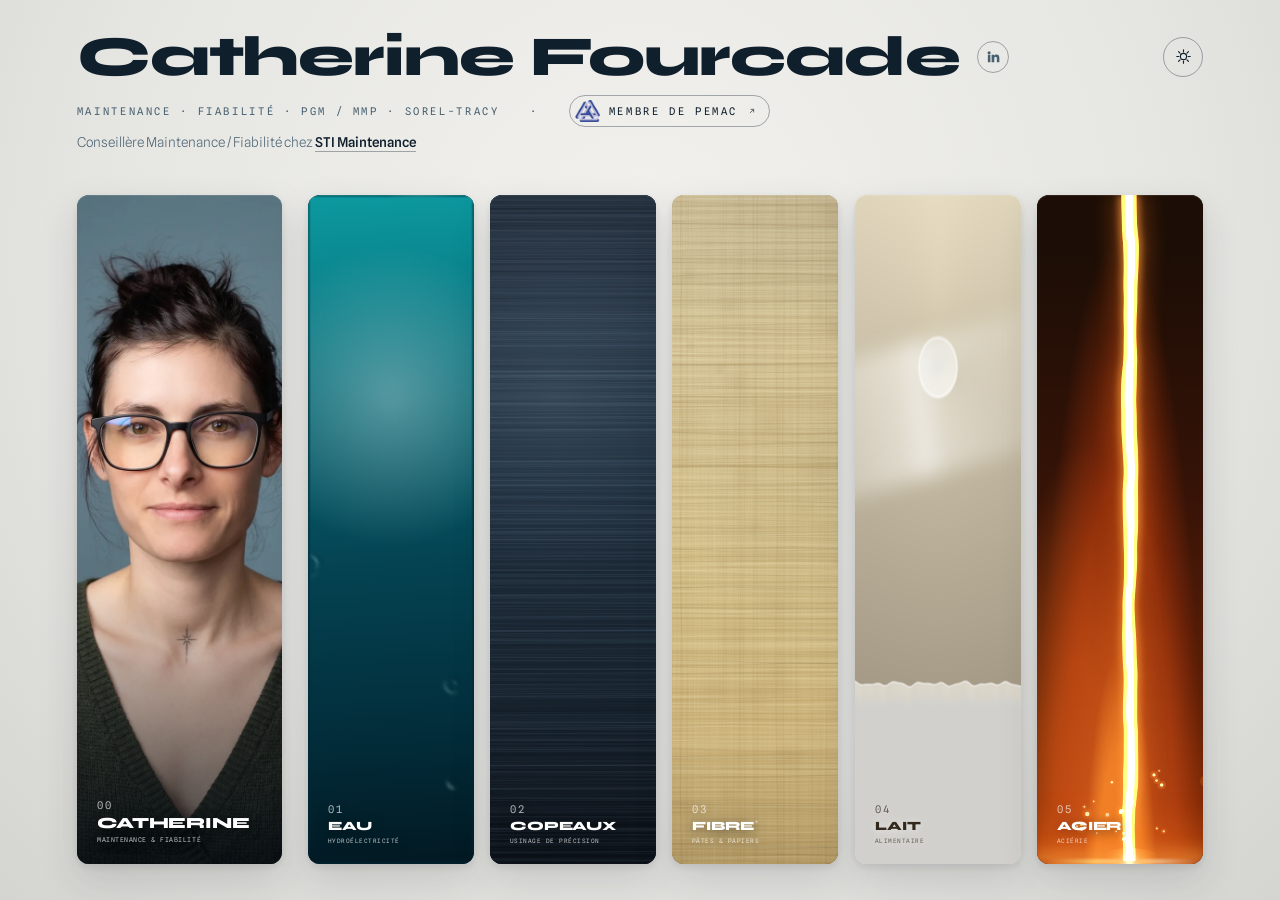
<file: index.html>
<!doctype html>
<html lang="fr">
<head>
<meta charset="utf-8">
<meta name="viewport" content="width=device-width,initial-scale=1">
<title>Catherine Fourcade — Matières vivantes</title>
<link href="https://fonts.googleapis.com/css2?family=Syne:wght@700;800&family=Spline+Sans:wght@300;400;500&family=Spline+Sans+Mono:wght@400&display=swap" rel="stylesheet">
<link rel="stylesheet" href="css/style.css">
</head>
<body>
<div id="glow" aria-hidden="true"></div>
<div class="tint" id="tintA" aria-hidden="true"></div>
<div class="tint" id="tintB" aria-hidden="true"></div>

<div id="stage">
  <header>
    <div>
      <div class="nom-ligne">
        <h1 class="hero-name">Catherine Fourcade</h1>
        <a class="lien-in" href="https://www.linkedin.com/in/catherine-fourcade-%E2%96%AA%EF%B8%8E-pgm-09168898/"
           target="_blank" rel="noopener noreferrer" aria-label="Profil LinkedIn de Catherine Fourcade">
          <svg viewBox="0 0 24 24" aria-hidden="true"><path d="M4.98 3.5a2.5 2.5 0 1 0 0 5 2.5 2.5 0 0 0 0-5zM3 9h4v12H3zM9 9h3.8v1.7h.05a4.2 4.2 0 0 1 3.75-2c4 0 4.75 2.5 4.75 5.8V21h-4v-5.6c0-1.35-.03-3.1-1.9-3.1-1.9 0-2.2 1.48-2.2 3v5.7H9z"/></svg>
        </a>
      </div>
      <div class="role"><span>Maintenance · Fiabilité · PGM / MMP · Sorel-Tracy</span><span class="sep" aria-hidden="true">·</span><a class="pemac" href="https://www.pemac.org" target="_blank" rel="noopener noreferrer">
        <img src="img/logo-pemac.png" alt="" width="120" height="109" decoding="async">
        <span>Membre de PEMAC</span>
        <svg class="ext" viewBox="0 0 24 24" aria-hidden="true"><path d="M8 16 16 8M9.5 8H16v6.5"/></svg>
      </a></div>
      <div class="poste">Conseillère Maintenance / Fiabilité chez
        <a href="https://stimaintenance.com" target="_blank" rel="noopener noreferrer">STI Maintenance</a></div>
    </div>
    <div class="hright">
      <button class="theme-btn" aria-label="Basculer le thème">
        <svg class="sun" viewBox="0 0 24 24"><circle cx="12" cy="12" r="4.4"/>
          <path d="M12 2.5v3M12 18.5v3M2.5 12h3M18.5 12h3M5 5l2.1 2.1M16.9 16.9L19 19M19 5l-2.1 2.1M7.1 16.9L5 19"/></svg>
        <svg class="moon" viewBox="0 0 24 24"><path d="M20 14.5A8.5 8.5 0 0 1 9.5 4 8.5 8.5 0 1 0 20 14.5z"/></svg>
      </button>
    </div>
  </header>
  <div class="row" id="row">

    <!-- 00 MOI -->
    <button class="panel p-moi" data-chapter="moi" aria-label="Catherine Fourcade — à propos">
      <picture>
        <source srcset="img/portrait.webp" type="image/webp">
        <img src="img/portrait.jpg" alt="" width="1080" height="1440" decoding="async">
      </picture>
      <div class="label"><div class="num">00</div><div class="name">CATHERINE</div>
        <div class="sub">maintenance &amp; fiabilité</div></div>
      <div class="detail" aria-hidden="true">
        <div class="d-haut">
        <div class="d-inner">
          <div class="d-kicker">À propos</div>
          <h2 class="d-title">Catherine</h2>
          <div class="d-co">Conseillère maintenance et fiabilité · PGM / MMP</div>
          <p class="d-body">Je suis née en France en 1992. En 2014, je pars voir le
          Québec&nbsp;— et j'en tombe amoureuse. Pas le coup de cœur d'un voyage&nbsp;: une
          évidence, c'est là que je veux vivre. Je rentre en France avec cette idée en tête et
          je ne la lâche plus.</p>
          <p class="d-body">Il m'a fallu quatre ans pour y arriver. Quatre ans chez EDF, dans
          les usines hydrauliques et sur les barrages, à apprendre un métier que je ne
          connaissais pas et que j'ai fini par aimer. C'est là que j'ai compris ce qui me
          plaît vraiment&nbsp;: pas réparer dans l'urgence, mais préparer. Savoir avant,
          écrire avant, pour que le jour venu tout soit à sa place.</p>
          <p class="d-body">En 2018, j'y arrive pour de bon. Je reprends tout depuis le
          début&nbsp;: un atelier d'usinage, les mains dans la machine, la précision au
          centième. Puis la planification, et les matières une à une — la fibre, le lait,
          l'acier. Aujourd'hui je suis conseillère en maintenance et fiabilité, et je n'ai
          toujours pas envie de faire autre chose.</p>
          <p class="d-body">Ce que j'aime, c'est le moment où l'usine s'arrête. Pas la
          panne&nbsp;— l'arrêt qu'on a préparé pendant des mois et qu'on ouvre enfin. Une
          usine à l'arrêt ne ressemble à rien d'autre&nbsp;: on entre dans des machines qu'on
          n'avait vues que sur plan. Et il y a ce moment, quand la production repart, où l'on
          sait si l'on a bien travaillé.</p>
          <p class="d-body">Le reste me ressemble aussi. Quand l'outil n'existe pas, je le
          fabrique&nbsp;: une interface de gestion d'arrêt sous Excel et SAP parce qu'aucune
          ne tenait la charge, ce site parce qu'un CV ne dit rien de qui l'on est. Et un goût
          pour les signes — il y a de l'égyptien ancien caché dans ces pages, pour qui regarde
          bien.</p>
          <div class="d-facts">
            <span><b>Terrain</b>cinq industries</span>
            <span><b>Métier</b>planification · fiabilité</span>
            <span><b>Base</b>Québec depuis 2018</span>
          </div>
        </div>
          <ol class="chrono" aria-label="Parcours">
            <li><span class="c-act">2015 – 2018 · EDF</span><span class="c-det">Technicienne d'exploitation</span></li>
            <li><span class="c-act">2018 · Usinage St-Laurent</span><span class="c-det">Mécanicienne</span></li>
            <li><span class="c-act">2020 – 2022 · Cascades</span><span class="c-det">Planificatrice / Acheteuse</span></li>
            <li><span class="c-act">2022 – 2023 · Maison Riviera</span><span class="c-det">Planificatrice maintenance</span></li>
            <li><span class="c-act">2023 – 2026 · Rio Tinto</span><span class="c-det">Planificatrice long terme, superviseure</span></li>
            <li><span class="c-act">2026 · Kruger (mandat STI)</span><span class="c-det">Planificatrice maintenance</span></li>
          </ol>
        </div>
        <section class="creations">
          <h3>Mes créations</h3>
          <div class="grille">
            <article class="creation" data-url="index.html">
              <h4>Matières vivantes</h4>
              <p>ce site — HTML, canvas, WebGL</p>
            </article>
          </div>
        </section>
      </div>
      <span class="back" role="button" tabindex="-1">← Retour</span>
    </button>

    <!-- 01 EAU -->
    <button class="panel p-eau" data-chapter="eau" aria-label="Eau — hydroélectricité, EDF 2015">
      <div class="deep"></div>
      <canvas class="liquid-sim" aria-hidden="true"></canvas>
      <div class="glint"></div>
      <div class="dots eau-gerbe" aria-hidden="true">
        <div class="bubble" style="--size:8px;--x:18%;--dur:7s;--delay:0s"></div>
        <div class="bubble" style="--size:5px;--x:32%;--dur:9s;--delay:1.2s"></div>
        <div class="bubble" style="--size:10px;--x:48%;--dur:8s;--delay:2.5s"></div>
        <div class="bubble" style="--size:4px;--x:62%;--dur:6.5s;--delay:3.8s"></div>
        <div class="bubble" style="--size:7px;--x:75%;--dur:10s;--delay:.7s"></div>
        <div class="bubble" style="--size:6px;--x:85%;--dur:7.8s;--delay:4.2s"></div>
      </div>
      <div class="info" aria-hidden="true">
        <div class="yr">2015 – 2018<br>LE&nbsp;POUGET&nbsp;(FRANCE)</div><div class="co">EDF — Technicienne d'exploitation</div>
      </div>
      <div class="label"><div class="num">01</div><div class="name">EAU</div>
        <div class="sub">hydroélectricité</div></div>
      <div class="detail" aria-hidden="true">
        <div class="d-inner">
          <div class="d-kicker">Chapitre 01 · 2015 – 2018 · Le Pouget</div>
          <h2 class="d-title">Eau</h2>
          <div class="d-co">EDF — Technicienne d'exploitation, Division Production et Ingénierie Hydraulique</div>
          <p class="d-body">Trois ans au Groupement d'Usine du Pouget, sur des ouvrages
          hydrauliques qui ne s'arrêtent jamais vraiment : préparation et pilotage de la
          maintenance mécanique, surveillance des barrages du Pouget et du Truel. C'est là
          que naît le réflexe qui guide tout le reste — préparer d'abord, intervenir ensuite,
          et écrire ce qui doit l'être, du bon de travail à l'analyse de risque.</p>
          <div class="d-facts">
            <span><b>Périmètre</b>Groupement d'Usine</span>
            <span><b>Ouvrages</b>barrages du Pouget et du Truel</span>
            <span><b>Outil</b>GEM'Hydro</span>
          </div>
        </div>
          <ol class="chrono" aria-label="Déroulé du chapitre">
            <li class="c-tete"><span class="c-act">Préparer</span><span class="c-det"></span></li>
            <li><span class="c-act">Préparation des activités</span><span class="c-det">préventif et correctif, périmètre du Groupement d'Usine</span></li>
            <li><span class="c-act">Bons de travail</span><span class="c-det">création et structuration dans GEM'Hydro</span></li>
            <li><span class="c-act">Modes opératoires</span><span class="c-det">rédaction détaillée</span></li>
            <li><span class="c-act">Analyses de risques</span><span class="c-det">Prévention Santé Sécurité — rédaction et amélioration</span></li>
            <li><span class="c-act">Sous-traitance</span><span class="c-det">processus pris en charge selon les travaux</span></li>
            <li class="c-tete"><span class="c-act">Conduire</span><span class="c-det"></span></li>
            <li><span class="c-act">Maintenance des ouvrages</span><span class="c-det">pilotage et réalisation</span></li>
            <li><span class="c-act">Surveillance des barrages</span><span class="c-det">Le Pouget et Le Truel</span></li>
            <li><span class="c-act">Dépannages</span><span class="c-det">organisation et mise en œuvre</span></li>
            <li><span class="c-act">Coordination d'équipe</span><span class="c-det">procédures, directives techniques, délais</span></li>
            <li class="c-tete"><span class="c-act">Structurer</span><span class="c-det"></span></li>
            <li><span class="c-act">Sécurité du chantier</span><span class="c-det">normes, procédures et modes opératoires</span></li>
            <li><span class="c-act">Clôture des bons de travail</span><span class="c-det">vérification des données enregistrées</span></li>
            <li><span class="c-act">Coûts et délais</span><span class="c-det">optimisation des opérations</span></li>
          </ol>      </div>
      <span class="back" role="button" tabindex="-1">← Retour</span>
    </button>

    <!-- 02 COPEAUX -->
    <button class="panel p-cop" data-chapter="copeaux" aria-label="Copeaux — usinage, Usinage St-Laurent 2018">
      <div class="deep"></div><div class="glint"></div>
      <canvas class="cop-sim" aria-hidden="true"></canvas>
      <div class="info" aria-hidden="true">
        <div class="yr">2018 · SOREL-TRACY</div><div class="co">Usinage St-Laurent — Mécanicienne</div>
      </div>
      <div class="label"><div class="num">02</div><div class="name">COPEAUX</div>
        <div class="sub">usinage de précision</div></div>
      <div class="detail" aria-hidden="true">
        <div class="d-inner">
          <div class="d-kicker">Chapitre 02 · 2018 · 0,02 mm</div>
          <h2 class="d-title">Copeaux</h2>
          <div class="d-co">Usinage St-Laurent — Mécanicienne</div>
          <p class="d-body">La maintenance appliquée à l'usinage, les mains dans la machine :
          montages mécaniques, préventif et correctif au quotidien. Mise en place du 5S,
          réorganisation des postes de travail, implantation d'une gestion des stocks.
          La précision au centième — la base de tout ce qui suit.</p>
          <div class="d-facts">
            <span><b>Mécanique</b>montages + dépannage</span>
            <span><b>5S</b>postes réorganisés</span>
            <span><b>Stocks</b>système implanté</span>
          </div>
        </div>
          <ol class="chrono" aria-label="Déroulé du chapitre">
            <li class="c-tete"><span class="c-act">Conduire</span><span class="c-det"></span></li>
            <li><span class="c-act">Montages mécaniques</span><span class="c-det">les mains dans la machine</span></li>
            <li><span class="c-act">Préventif et correctif</span><span class="c-det">au quotidien, sur le parc de l'atelier</span></li>
            <li class="c-tete"><span class="c-act">Structurer</span><span class="c-det"></span></li>
            <li><span class="c-act">Mise en place du 5S</span><span class="c-det"></span></li>
            <li><span class="c-act">Réorganisation des postes de travail</span><span class="c-det"></span></li>
            <li><span class="c-act">Implantation de la gestion des stocks</span><span class="c-det"></span></li>
          </ol>
      </div>
      <span class="back" role="button" tabindex="-1">← Retour</span>
    </button>

    <!-- 03 FIBRE -->
    <button class="panel p-fib" data-chapter="fibre" aria-label="Fibre — pâtes et papiers, Cascades 2020 et Kruger 2026">
      <div class="deep"></div><div class="glint"></div>
      <canvas class="fibre-mat" aria-hidden="true"></canvas>
      <div class="info" aria-hidden="true">
        <div class="yr">2020 – 2022 · DRUMMONDVILLE</div><div class="co">Cascades — Planificatrice / Acheteuse</div>
        <div class="yr">2026 · CRABTREE · MANDAT STI</div><div class="co">Kruger — Planificatrice maintenance</div>
      </div>
      <div class="label"><div class="num">03</div><div class="name">FIBRE<sup class="ast" aria-hidden="true">*</sup></div>
        <div class="sub">pâtes &amp; papiers</div></div>
      <div class="detail" aria-hidden="true">
        <div class="d-inner">
          <div class="d-kicker">Chapitre 03 · 2020 – 2022 et 2026</div>
          <h2 class="d-title">Fibre</h2>
          <div class="d-co">Cascades, Drummondville — Planificatrice / Acheteuse maintenance</div>
          <div class="d-co">Kruger — Planificatrice maintenance, mandat STI</div>
          <p class="d-body">Une machine à papier dicte son tempo : on planifie autour d'elle,
          jamais contre elle. Organisation des shutdowns, gestion des urgences,
          planification des travaux préventifs et correctifs, facturation.
          L'école de la débrouillardise structurée. Retour à la fibre en 2026, le temps
          d'un mandat de cinq mois chez Kruger pour le compte de STI Maintenance.</p>
          <div class="d-facts">
            <span><b>Shutdowns</b>organisation complète</span>
            <span><b>Achats</b>liés à la maintenance</span>
            <span><b>KPI</b>de réalisation</span>
            <span><b>Mandat</b>Kruger · via STI</span>
          </div>
          <p class="d-note">* Les signes qui s'inscrivent sous le curseur ne sont pas
          décoratifs : ils notent <i>nfr wrt</i> — « nefer weret », très parfait,
          en égyptien ancien.</p>
        </div>
          <ol class="chrono" aria-label="Déroulé du chapitre">
            <li class="c-tete"><span class="c-act">Préparer</span><span class="c-det"></span></li>
            <li><span class="c-act">Planification des travaux</span><span class="c-det">correctif et préventif — Cascades</span></li>
            <li><span class="c-act">Gros arrêts</span><span class="c-det">organisation des shutdowns</span></li>
            <li><span class="c-act">Achats</span><span class="c-det">tout ce qui touche à la maintenance</span></li>
            <li class="c-tete"><span class="c-act">Conduire</span><span class="c-det"></span></li>
            <li><span class="c-act">Gestion des urgences</span><span class="c-det">au fil de la production</span></li>
            <li><span class="c-act">Mandat Kruger</span><span class="c-det">planificatrice maintenance, mars à juillet 2026 — pour STI</span></li>
            <li class="c-tete"><span class="c-act">Structurer</span><span class="c-det"></span></li>
            <li><span class="c-act">KPI de réalisation</span><span class="c-det">mise en place et suivi</span></li>
            <li><span class="c-act">Factures en exception</span><span class="c-det">libération</span></li>
          </ol>      </div>
      <span class="back" role="button" tabindex="-1">← Retour</span>
    </button>

    <!-- 04 LAIT -->
    <button class="panel p-lait light" data-chapter="lait" aria-label="Lait — agroalimentaire, Maison Riviera 2022">
      <div class="deep"></div>
      <canvas class="lait-gl" aria-hidden="true"></canvas>
      <div class="glint"></div>
      <div class="info" aria-hidden="true">
        <div class="yr">2022 – 2023 · SOREL-TRACY</div><div class="co">Maison Riviera — Planificatrice maintenance</div>
      </div>
      <div class="label"><div class="num">04</div><div class="name">LAIT</div>
        <div class="sub">alimentaire</div></div>
      <div class="detail" aria-hidden="true">
        <div class="d-inner">
          <div class="d-kicker">Chapitre 04 · 2022 – 2023 · GMAO Interal</div>
          <h2 class="d-title">Lait</h2>
          <div class="d-co">Maison Riviera — Planificatrice maintenance</div>
          <p class="d-body">Fiabiliser sous SQF et ACIA : la maintenance au service de la
          salubrité. Tenue et optimisation du programme préventif, périodicité ajustée aux
          recommandations des fabricants et aux signaux du terrain, coordination des arrêts
          de ligne entre deux productions. Et un travail de fond dans la GMAO — normes
          d'identification des équipements, données, rapports — pour que la planification
          repose sur autre chose que la mémoire des uns et des autres.</p>
          <div class="d-facts">
            <span><b>GMAO</b>Interal</span>
            <span><b>Conformité</b>SQF · ACIA · BPF</span>
            <span><b>Préventif</b>programme et calendrier</span>
          </div>
        </div>
          <ol class="chrono" aria-label="Déroulé du chapitre">
            <li class="c-tete"><span class="c-act">Préparer</span><span class="c-det"></span></li>
            <li><span class="c-act">Programme de maintenance préventive</span><span class="c-det">tenue à jour et optimisation</span></li>
            <li><span class="c-act">Calendrier préventif</span><span class="c-det">développé en commun avec la laiterie Bel</span></li>
            <li><span class="c-act">Périodicité des entretiens</span><span class="c-det">recommandations fabricants, usages, signaux opérationnels</span></li>
            <li><span class="c-act">Pièces et matériaux</span><span class="c-det">commandes avec le groupe d'achats</span></li>
            <li><span class="c-act">Sous-traitants et appels de service</span><span class="c-det">suivi et planification</span></li>
            <li class="c-tete"><span class="c-act">Conduire</span><span class="c-det"></span></li>
            <li><span class="c-act">Arrêts de ligne et d'équipement</span><span class="c-det">avec la production et la planification</span></li>
            <li><span class="c-act">Tâches par quart de travail</span><span class="c-det">coordination</span></li>
            <li><span class="c-act">Inventaires du magasin</span><span class="c-det">gestion</span></li>
            <li><span class="c-act">SST et BPF</span><span class="c-det">politiques et procédures appliquées</span></li>
            <li class="c-tete"><span class="c-act">Structurer</span><span class="c-det"></span></li>
            <li><span class="c-act">Identification des équipements</span><span class="c-det">normes mises au point, implantées, diffusées</span></li>
            <li><span class="c-act">Informations et données</span><span class="c-det">GMAO Interal — tenues à jour</span></li>
            <li><span class="c-act">Bons de travail</span><span class="c-det">enregistrement assuré par l'équipe</span></li>
            <li><span class="c-act">Planification et rapports</span><span class="c-det">outils informatiques mis à profit</span></li>
            <li><span class="c-act">KPI</span><span class="c-det">mise en place</span></li>
          </ol>      </div>
      <span class="back" role="button" tabindex="-1">← Retour</span>
    </button>

    <!-- 05 ACIER -->
    <button class="panel p-aci" data-chapter="acier" aria-label="Acier — aciérie, Rio Tinto 2023">
      <div class="deep"></div><div class="glint"></div>
      <div class="heat" aria-hidden="true"></div>
      <div class="pour" aria-hidden="true"></div>
      <div class="bath" aria-hidden="true"></div>
      <div class="impact" aria-hidden="true"></div>
      <canvas class="lava-gl" aria-hidden="true"></canvas>
      <div class="dots gerbe" aria-hidden="true">
        <div class="ember" style="--size:5px;--x:22%;--sway:14px;--dur:5s;--delay:0s"></div>
        <div class="ember" style="--size:3px;--x:35%;--sway:-10px;--dur:6.5s;--delay:1.1s"></div>
        <div class="ember" style="--size:6px;--x:50%;--sway:18px;--dur:5.5s;--delay:2.3s"></div>
        <div class="ember" style="--size:4px;--x:64%;--sway:-16px;--dur:7s;--delay:.6s"></div>
        <div class="ember" style="--size:5px;--x:76%;--sway:12px;--dur:6s;--delay:3.4s"></div>
        <div class="ember" style="--size:4px;--x:12%;--sway:10px;--dur:6.8s;--delay:5.2s"></div>
      </div>
      <div class="info" aria-hidden="true">
        <div class="yr">2023 – 2026 · SOREL-TRACY</div><div class="co">Rio Tinto — Planificatrice long terme</div>
      </div>
      <div class="label"><div class="num">05</div><div class="name">ACIER</div>
        <div class="sub">aciérie</div></div>
      <div class="detail" aria-hidden="true">
        <div class="d-inner">
          <div class="d-kicker">Chapitre 05 · 2023 – 2026 · Sorel-Tracy</div>
          <h2 class="d-title">Acier</h2>
          <div class="d-co">Rio Tinto — Planificatrice long terme et superviseure, Aciérie</div>
          <p class="d-body">Trois ans à préparer l'arrêt annuel d'une aciérie : achats,
          réservations de services, budget, mise à jour du préventif. Et une interface de
          gestion d'arrêt bâtie sous Excel et SAP, parce qu'aucun outil existant ne tenait
          la charge. Puis le terrain — suivi des travaux, supervision des équipes externes,
          règles de sécurité. Quand la coulée reprend, tout doit tenir.</p>
          <div class="d-facts">
            <span><b>Arrêt annuel</b>planification complète</span>
            <span><b>Budget</b>gestion et suivi</span>
            <span><b>Outils</b>interface Excel / SAP</span>
            <span><b>Terrain</b>chantier et équipes externes</span>
          </div>
        </div>
          <ol class="chrono" aria-label="Déroulé du chapitre">
            <li class="c-tete"><span class="c-act">Préparer</span><span class="c-det"></span></li>
            <li><span class="c-act">Arrêt annuel</span><span class="c-det">planification complète</span></li>
            <li><span class="c-act">Achats et réservations</span><span class="c-det">matériel et services</span></li>
            <li><span class="c-act">Budget</span><span class="c-det">gestion et suivi</span></li>
            <li><span class="c-act">Maintenance préventive</span><span class="c-det">mise à jour</span></li>
            <li class="c-tete"><span class="c-act">Conduire</span><span class="c-det"></span></li>
            <li><span class="c-act">Travaux sur chantier</span><span class="c-det">suivi</span></li>
            <li><span class="c-act">Équipes externes</span><span class="c-det">supervision</span></li>
            <li><span class="c-act">Règles SST</span><span class="c-det">application</span></li>
            <li class="c-tete"><span class="c-act">Structurer</span><span class="c-det"></span></li>
            <li><span class="c-act">Interface de gestion d'arrêt</span><span class="c-det">créée sous Excel et SAP</span></li>
            <li><span class="c-act">KPI</span><span class="c-det">mise en place</span></li>
          </ol>      </div>
      <span class="back" role="button" tabindex="-1">← Retour</span>
    </button>

  </div>

</div>

<script src="js/socle.js"></script>
<script src="js/ui.js"></script>
<script src="js/acier.js"></script>
<script src="js/copeaux.js"></script>
<script src="js/eau.js"></script>
<script src="js/lait.js"></script>
<script src="js/fibre.js"></script>
</body>
</html>
</file>
<file: css/style.css>
*{box-sizing:border-box}
html,body{margin:0;height:100%}
:root{
  --radius:12px;
  --page:#e6e6e3;
  --page-glow:radial-gradient(ellipse at 50% 28%,#f2f1ee 0%,#e6e6e3 58%,#d4d4d0 100%);
  --ink:#101f2c;
  --ink-60:#48606f;
  --accent:#d4551a;
  --river:#1f7a72;
  --river-2:#2f8a81;
  --panel-shadow:0 16px 38px rgba(38,44,48,.15),0 3px 9px rgba(38,44,48,.10);
  --btn-line:rgba(16,31,44,.35);
  --glyph-bed:#182920;
  --glyph-edge:rgba(16,31,44,.35);
  color-scheme:light}
:root[data-theme="dark"]{
  --page:#0b1410;
  --page-glow:radial-gradient(ellipse at 50% 30%,#142019 0%,#0d1712 60%,#070d0a 100%);
  --ink:#e8f1ea;
  --ink-60:#92a89a;
  --accent:#e0602a;
  --river:#2b9c90;
  --river-2:#2a8f84;
  --panel-shadow:0 18px 42px rgba(0,0,0,.42),0 4px 10px rgba(0,0,0,.26);
  --btn-line:rgba(232,241,234,.35);
  --glyph-bed:#dae4e1;
  --glyph-edge:rgba(232,241,234,.3);
  color-scheme:dark}
body{overflow:hidden;
  background:var(--page);
  font-family:'Spline Sans',system-ui,sans-serif;color:var(--ink);
  transition:background .4s ease,color .4s ease}
/* le halo de fond : deux calques qui se croisent en fondu — jamais de saut */
#glow,.tint{position:fixed;inset:0;z-index:-1;pointer-events:none}
#glow{background-image:var(--page-glow)}
/* Le halo de matière restait sur 1,1 s : en balayant la rangée il traînait
   plusieurs tuiles en arrière. Assez lent pour rester une ambiance, assez
   court pour suivre. */
.tint{opacity:0;transition:opacity .55s cubic-bezier(.4,.2,.2,1);will-change:opacity}
.tint.on{opacity:1}

/* ===== bascule de thème : balayage circulaire en va-et-vient =====
   clair → sombre : la nuit s'étend depuis le bouton
   sombre → clair : la nuit se rétracte vers le bouton */
::view-transition-old(root){animation:none;z-index:0}
::view-transition-new(root){
  animation:theme-wipe .6s cubic-bezier(.16,.84,.26,1);
  z-index:1}
:root[data-wipe="retract"]::view-transition-new(root){animation:none;z-index:0}
:root[data-wipe="retract"]::view-transition-old(root){
  animation:theme-unwipe .6s cubic-bezier(.16,.84,.26,1);
  z-index:1}
@keyframes theme-wipe{
  from{clip-path:circle(0 at var(--theme-x,50%) var(--theme-y,0%))}
  to{clip-path:circle(var(--theme-r,150vmax) at var(--theme-x,50%) var(--theme-y,0%))}}
@keyframes theme-unwipe{
  from{clip-path:circle(var(--theme-r,150vmax) at var(--theme-x,50%) var(--theme-y,0%))}
  to{clip-path:circle(0 at var(--theme-x,50%) var(--theme-y,0%))}}

/* ================= LANDING ================= */
#stage{height:100vh;display:flex;flex-direction:column;padding:3.2vh 6vw 4vh}
header{display:flex;justify-content:space-between;align-items:flex-start;margin-bottom:2.6vh}
/* le nom : unicolore, massif, net */
.hero-name{font-family:'Syne',sans-serif;font-weight:800;
  font-size:clamp(34px,4.4vw,60px);line-height:1;letter-spacing:-.02em;
  color:var(--ink);margin:0;transition:color .4s ease}
/* le nom et son lien LinkedIn tiennent la même ligne de base */
.nom-ligne{display:flex;align-items:center;gap:clamp(12px,1.4vw,20px)}
.lien-in{flex:none;display:grid;place-items:center;width:32px;height:32px;
  border-radius:50%;border:1px solid var(--btn-line);color:var(--ink-60);
  transition:color .3s,border-color .3s,transform .3s}
.lien-in svg{width:15px;height:15px;fill:currentColor}
.lien-in:hover,.lien-in:focus-visible{color:var(--ink);border-color:var(--accent);transform:scale(1.1)}
.lien-in:focus-visible{outline:2px solid var(--accent);outline-offset:2px}
header .role{margin-top:10px;font-family:'Spline Sans Mono',monospace;font-size:10.5px;
  letter-spacing:.25em;text-transform:uppercase;color:var(--ink-60);
  display:flex;align-items:center;flex-wrap:wrap}
/* le point qui sépare l'affiliation du reste de la ligne : plus d'air que les
   points internes, pour que « membre de PEMAC » se lise comme une mention à part */
header .role .sep{display:inline-block;margin:0 clamp(16px,2.4vw,38px)}
/* poste actuel : la seule ligne du bloc-titre qui porte un lien sortant */
header .poste{margin-top:7px;font-size:13.5px;font-weight:300;color:var(--ink-60)}
header .poste a{color:var(--ink);font-weight:500;text-decoration:none;
  border-bottom:1px solid var(--btn-line);padding-bottom:1px;
  transition:color .3s,border-color .3s}
header .poste a:hover,header .poste a:focus-visible{color:var(--accent);border-color:var(--accent)}
header .poste a:focus-visible{outline:2px solid var(--accent);outline-offset:3px;border-radius:2px}
.hright{display:flex;align-items:center;gap:18px;padding-top:8px}
.theme-btn{width:40px;height:40px;border-radius:50%;border:1px solid var(--btn-line);
  background:none;color:var(--ink);cursor:pointer;display:grid;place-items:center;
  transition:border-color .3s,transform .3s}
.theme-btn:hover{transform:scale(1.1);border-color:var(--accent)}
.theme-btn:focus-visible{outline:2px solid var(--accent);outline-offset:2px}
.theme-btn svg{width:17px;height:17px;fill:none;stroke:currentColor;stroke-width:1.6;
  stroke-linecap:round}
.theme-btn .moon{display:none}
:root[data-theme="dark"] .theme-btn .sun{display:none}
:root[data-theme="dark"] .theme-btn .moon{display:block}
.intro{max-width:64ch;margin-bottom:3.4vh;font-weight:300;font-size:15px;line-height:1.7;color:var(--ink-60)}
.intro b{color:var(--ink);font-weight:500}
/* affiliation : le seul lien de la ligne de rôle, donc il doit s'annoncer comme tel
   — pastille dessinée, logo, flèche de sortie — sans crier plus fort que le nom */
.pemac{display:inline-flex;align-items:center;gap:9px;
  color:var(--ink);text-decoration:none;
  border:1px solid var(--btn-line);border-radius:999px;padding:4px 12px 4px 5px;
  transition:color .3s,border-color .3s,background-color .3s}
/* fond détouré : le monogramme se pose à même la page, sans carré blanc */
.pemac img{height:22px;width:auto;display:block;flex:none}
.pemac .ext{width:10px;height:10px;flex:none;fill:none;stroke:currentColor;
  stroke-width:2.2;stroke-linecap:round;stroke-linejoin:round;opacity:.7;
  transition:opacity .3s}
.pemac:hover,.pemac:focus-visible{color:var(--accent);border-color:var(--accent);
  background-color:color-mix(in srgb,var(--accent) 8%,transparent)}
.pemac:hover .ext,.pemac:focus-visible .ext{opacity:1}
.pemac:focus-visible{outline:2px solid var(--accent);outline-offset:3px}
/* sans le paragraphe d'intro, l'en-tête doit porter lui-même l'air avant la rangée */
header:has(+ .row){margin-bottom:5vh}
.row{flex:1;display:flex;gap:16px;min-height:0}

/* ===== TUILE 00 · MOI =====
   Une tuile comme les autres — cliquable, avec son chapitre — mais qui garde
   sa largeur propre : c'est une colonne d'ouverture, pas une sixième matière.
   Les cinq matières se partagent le reste et se décalent d'autant à droite.
   L'image est plus haute que large, la colonne plus étroite encore : object-fit
   recadre sur les côtés en gardant toute la hauteur, ce qui convient au
   portrait puisque le sujet est centré. */
/* Préfixé par #stage : à spécificité égale, .panel{flex:1} est déclaré plus
   bas et l'emporterait, la tuile s'alignant alors sur les matières. */
#stage .p-moi{flex:0 0 clamp(180px,16vw,310px);margin-right:clamp(4px,.8vw,16px);
  background:#4a6172}
#stage .p-moi:hover,#stage .p-moi:focus-visible{flex:0 0 clamp(220px,19vw,370px)}
.p-moi picture{position:absolute;inset:0;z-index:0}
/* Le point de mire est animé sur la même durée que le zoom. Sans cela il
   sautait d'un coup : « open » est retirée dès le clic sur Retour, alors que
   le panneau occupe encore tout l'écran, et l'image se recadrait brutalement
   avant même de commencer à rétrécir. */
.p-moi img{display:block;width:100%;height:100%;object-fit:cover;object-position:50% 42%;
  transition:object-position .9s cubic-bezier(.76,0,.2,1)}
/* En tuile, la colonne est étroite : le recadrage mange les côtés et toute la
   hauteur reste. En plein écran c'est l'inverse — le cadre devient large, le
   recadrage se fait sur la hauteur et rognait le haut du visage. On remonte
   donc le point de mire pour cet état seulement. */
.p-moi.zooming.open img{object-position:50% 14%}
/* voile bas : le nom doit se détacher du portrait sans l'assombrir en entier */
.p-moi::after{content:"";position:absolute;inset:auto 0 0 0;height:42%;z-index:5;
  pointer-events:none;
  background:linear-gradient(180deg,transparent,rgba(6,12,18,.78))}

/* ================= PANEL (commun) ================= */
.panel{position:relative;flex:1;min-width:0;overflow:hidden;border-radius:var(--radius);
  isolation:isolate;cursor:pointer;user-select:none;border:none;padding:0;text-align:left;
  contain:layout paint;container-type:inline-size;
  box-shadow:var(--panel-shadow);
  /* Survol : 0,34 s, et une courbe qui démarre vite pour se poser doucement.
     À 0,85 s avec cubic-bezier(.76,0,.2,1) — courbe lente aux deux bouts — une
     tuile n'avait pas fini de s'ouvrir que la suivante commençait dès qu'on
     balayait la rangée : elle donnait l'impression de tanguer. Cette durée-là
     convient à l'ouverture d'un chapitre, un geste délibéré ; pas à un survol,
     qui doit répondre. Bénéfice second : trois fois moins d'images de
     transition, donc trois fois moins de redimensionnements à absorber. */
  transition:flex .34s cubic-bezier(.22,.72,.24,1)}
#stage .panel:hover,#stage .panel:focus-visible{flex:2.2}
/* pendant qu'un chapitre est ouvert ou en cours de retour :
   la rangée est gelée — aucun survol ne peut décaler la place du panneau */
body.chapter-open #stage .panel:not(.zooming){pointer-events:none}
body.chapter-open #stage .panel:not(.zooming):hover{flex:1}
.panel:focus-visible{outline:2px solid var(--accent);outline-offset:3px}
/* Il ne reste qu'un filet de lumière en haut : assez pour donner du relief,
   trop peu pour découper la carte. Le liseré blanc tout autour et l'ombre
   intérieure basse dessinaient un bord franc, qui posait la tuile SUR la page
   au lieu de l'y inscrire. */
.panel::before{content:"";position:absolute;inset:0;z-index:10;border-radius:var(--radius);
  pointer-events:none;box-shadow:inset 0 1px 0 rgba(255,255,255,.09)}
.deep,.glint{will-change:transform,opacity;backface-visibility:hidden}
.deep{position:absolute;inset:-10%;z-index:0;animation:deepDrift 20s ease-in-out infinite alternate}
@keyframes deepDrift{
  0%{transform:translate3d(-1.5%,-1%,0) scale(1.02)}
  33%{transform:translate3d(1%,-.3%,0) scale(1.04)}
  66%{transform:translate3d(-.5%,.8%,0) scale(1.03)}
  100%{transform:translate3d(2%,1.5%,0) scale(1.05)}}
.glint{position:absolute;z-index:3;width:180%;height:20%;left:-50%;top:22%;
  filter:blur(10px);transform:rotate(-16deg);pointer-events:none;
  animation:glintSweep 9s ease-in-out infinite}
@keyframes glintSweep{
  0%,100%{translate:-22% 0;opacity:.2}
  25%{translate:0 4%;opacity:.6}
  50%{translate:22% 8%;opacity:.85}
  75%{translate:8% 3%;opacity:.45}}
.dots{position:absolute;inset:0;z-index:4;pointer-events:none;overflow:hidden}
.dots>*{will-change:transform,opacity}

/* étiquette bas de panneau */
.label{position:absolute;z-index:20;left:20px;bottom:20px;color:#fff;
  text-shadow:0 2px 12px rgba(0,0,0,.5);pointer-events:none}
.num{font:10.5px 'Spline Sans Mono',monospace;letter-spacing:.22em;opacity:.65}
/* Les libellés se mesurent sur LA TUILE, pas sur la fenêtre (unité cqw, d'où
   le container-type posé sur .panel). C'est nécessaire parce qu'une tuile ne
   garde jamais la même largeur : au repos elle fait 212px, mais dès qu'une
   voisine s'ouvre elle tombe à ~155px, et « COPEAUX » comme « ACIÉRIE · ARRÊT
   ANNUEL » s'y trouvaient tronqués. Vérifié de 850 à 1600px de large, tuile
   ouverte comme rétrécie : la marge reste positive partout.
   Effet secondaire heureux : le libellé de la tuile survolée grandit. */
.name{margin-top:5px;font-family:'Syne',sans-serif;
  font-size:clamp(9px,7.6cqw,24px);font-weight:800;
  letter-spacing:-.01em;line-height:1}
.sub{margin-top:4px;font-size:clamp(6px,3.2cqw,9.5px);color:rgba(255,255,255,.72);
  letter-spacing:.08em;text-transform:uppercase;font-family:'Spline Sans Mono',monospace}

/* survol : la date et le poste, rien de plus — le détail vient au clic */
/* Ancré en bas : en perdant la liste de puces le bloc a fondu à deux lignes et
   les 76px d'origine le faisaient retomber sur le « 05 » du label. Le label
   ouvert monte à ~80px (20 de fond + num, nom en 24px et sous-titre). */
.info{position:absolute;z-index:21;left:20px;right:20px;bottom:92px;color:#fff;
  pointer-events:none;opacity:0;transform:translateY(16px);
  /* l'encart suivait à 0,65 s (0,15 de retard + 0,5 de fondu) : il arrivait
     après coup quand on passait vite. Recalé sur la tuile. */
  transition:opacity .3s ease .06s,transform .3s cubic-bezier(.2,.8,.2,1) .06s;
  text-shadow:0 1px 10px rgba(0,0,0,.55)}
#stage .panel:hover .info,#stage .panel:focus-visible .info{opacity:1;transform:none}
.info .yr{font-family:'Spline Sans Mono',monospace;font-size:10px;letter-spacing:.2em}
.info .co{margin-top:2px;font-weight:500;font-size:13.5px}
/* Fibre porte deux passages (Cascades, puis le mandat Kruger) : la seconde
   paire date/poste a besoin d'un palier, sinon les quatre lignes se lisent
   comme un seul bloc. */
.info .co + .yr{margin-top:9px}
.panel.light .label,.panel.light .info{color:#33291d;text-shadow:0 1px 8px rgba(255,255,255,.6)}
.panel.light .sub{color:rgba(70,58,40,.75)}

/* ================= ZOOM → CHAPITRE ================= */
.panel.zooming{position:fixed;z-index:100;margin:0;flex:none!important;
  transition:top .9s cubic-bezier(.76,0,.2,1),left .9s cubic-bezier(.76,0,.2,1),
    width .9s cubic-bezier(.76,0,.2,1),height .9s cubic-bezier(.76,0,.2,1),
    border-radius .9s ease}
.panel.zooming.open{top:0!important;left:0!important;width:100vw!important;height:100vh!important;
  border-radius:0;cursor:default}
#stage .panel.zooming .label,#stage .panel.zooming .info{opacity:0;transition:opacity .3s;transition-delay:0s;transform:none}
/* voile de lecture + contenu détaillé */
.detail{position:absolute;inset:0;z-index:30;display:flex;align-items:center;
  padding:0 8vw;opacity:0;pointer-events:none;
  transition:opacity .25s ease} /* fermeture : disparition immédiate */
.panel.zooming.open .detail{opacity:1;pointer-events:auto;
  transition:opacity .7s ease .55s} /* ouverture : après le zoom */
/* Le voile s'arrêtait à 78 % : la moitié droite restait à nu. La ligne de
   temps y vit désormais, donc il court jusqu'au bord — en s'allégeant, pour
   que la matière continue de transparaître derrière. */
.detail::before{content:"";position:absolute;inset:0;z-index:-1;
  background:linear-gradient(100deg,rgba(4,10,16,.80) 0%,rgba(4,10,16,.58) 46%,rgba(4,10,16,.40) 100%)}
.panel.light .detail::before{background:linear-gradient(100deg,rgba(255,253,247,.90) 0%,rgba(255,253,247,.64) 46%,rgba(255,253,247,.46) 100%)}

/* ===== LIGNE DE TEMPS (moitié droite du chapitre) =====
   Un axe vertical : les actions à gauche de l'axe, les détails à droite.
   Les détails sont encore vides — le gabarit est là, le contenu viendra. */
/* --det : largeur réservée aux détails, encore vides. --gout : la gouttière
   dans laquelle passe l'axe. Les colonnes se calent DESSUS, de sorte que l'axe
   tombe exactement au milieu du vide — pas à 50 % d'une largeur arbitraire. */
/* Les longues listes — le chapitre Lait en compte dix-sept — doivent pouvoir
   défiler sans déborder de l écran. L axe, lui, est posé sur la boîte et ne
   défile pas : il tient toute la hauteur visible, ce qui est le bon repère. */
.chrono{margin:0 0 0 auto;padding:0 8px 0 0;list-style:none;position:relative;
  width:min(46vw,660px);color:#fff;--det:200px;--gout:44px;
  max-height:74vh;overflow-y:auto;overscroll-behavior:contain;
  scrollbar-width:thin}
.panel.light .chrono{color:#33291d}
.chrono::before{content:"";position:absolute;top:.4em;bottom:.4em;width:1.5px;
  left:calc(100% - var(--det) - var(--gout)/2);
  background:currentColor;opacity:.42}
.chrono li{display:grid;grid-template-columns:1fr var(--det);
  column-gap:var(--gout);align-items:baseline;position:relative;
  padding:clamp(7px,1.2vh,15px) 0}
/* la pastille, centrée sur l'axe */
.chrono li::before{content:"";position:absolute;
  left:calc(100% - var(--det) - var(--gout)/2);
  top:calc(clamp(7px,1.2vh,15px) + .52em);
  width:9px;height:9px;margin:-4px 0 0 -3.75px;border-radius:50%;
  background:currentColor;box-shadow:0 0 0 3px rgba(4,10,16,.5)}
.panel.light .chrono li::before{box-shadow:0 0 0 3px rgba(255,253,247,.7)}
.c-act{text-align:right;font-size:15px;font-weight:500;line-height:1.45}
.c-det{font-family:'Spline Sans Mono',monospace;font-size:11.5px;
  line-height:1.65;opacity:.62}
.c-det:empty::before{content:"·····";letter-spacing:.25em;opacity:.3}
/* révélation : après le titre, en cascade le long de l'axe */
.chrono li{opacity:0;transform:translateY(18px);
  transition:opacity .2s ease,transform .2s ease}
.panel.zooming.open .chrono li{opacity:1;transform:none;
  transition:opacity .55s ease,transform .55s cubic-bezier(.2,.8,.2,1)}
.panel.zooming.open .chrono li:nth-child(1){transition-delay:.95s}
.panel.zooming.open .chrono li:nth-child(2){transition-delay:1.05s}
.panel.zooming.open .chrono li:nth-child(3){transition-delay:1.15s}
.panel.zooming.open .chrono li:nth-child(4){transition-delay:1.25s}
.panel.zooming.open .chrono li:nth-child(5){transition-delay:1.35s}
.d-inner{max-width:560px;color:#fff}
.panel.light .d-inner{color:#33291d}
.d-kicker{font-family:'Spline Sans Mono',monospace;font-size:11px;letter-spacing:.3em;
  text-transform:uppercase;opacity:.8;display:flex;align-items:center;gap:14px}
.d-kicker::after{content:"";width:46px;height:1px;background:currentColor;opacity:.5}
.d-title{margin:18px 0 0;font-family:'Syne',sans-serif;font-weight:800;
  font-size:clamp(40px,5.5vw,84px);line-height:.98;letter-spacing:-.02em}
.d-co{margin-top:12px;font-size:15px;font-weight:500;opacity:.9}
/* deux employeurs dans le même chapitre : on les rapproche */
.d-co + .d-co{margin-top:4px}
.d-body{margin-top:22px;font-weight:300;font-size:15.5px;line-height:1.8;opacity:.88}
/* un texte suivi : les paragraphes se serrent entre eux, l'air reste avant le premier */
.d-body + .d-body{margin-top:15px}
.d-facts{margin-top:28px;display:flex;flex-wrap:wrap;gap:26px 38px;
  font-family:'Spline Sans Mono',monospace;font-size:11px;line-height:1.8}
.d-facts b{display:block;font-size:13px;font-weight:400}
.d-facts span{opacity:.85}
/* reveal en cascade du contenu — la cascade ne joue qu'à l'ouverture */
.d-inner>*{opacity:0;transform:translateY(22px);
  transition:opacity .2s ease,transform .2s ease}
.panel.zooming.open .d-inner>*{
  transition:opacity .6s ease,transform .6s cubic-bezier(.2,.8,.2,1)}
.panel.zooming.open .d-inner>*{opacity:1;transform:none}
.panel.zooming.open .d-inner>*:nth-child(1){transition-delay:.6s}
.panel.zooming.open .d-inner>*:nth-child(2){transition-delay:.7s}
.panel.zooming.open .d-inner>*:nth-child(3){transition-delay:.8s}
.panel.zooming.open .d-inner>*:nth-child(4){transition-delay:.9s}
.panel.zooming.open .d-inner>*:nth-child(5){transition-delay:1s}
.panel.zooming.open .d-inner>*:nth-child(6){transition-delay:1.1s}
/* le chapitre « moi » compte cinq paragraphes : sans ces crans, les derniers
   arrivaient d'un bloc pendant que les premiers montaient encore */
.panel.zooming.open .d-inner>*:nth-child(7){transition-delay:1.2s}
.panel.zooming.open .d-inner>*:nth-child(8){transition-delay:1.3s}
.panel.zooming.open .d-inner>*:nth-child(9){transition-delay:1.4s}

/* L astérisque de Fibre renvoie à la note du chapitre : les hiéroglyphes
   qui s écrivent sous le curseur notent de l égyptien réel, pas du décor.
   Discret sur la tuile, expliqué une fois entré. */
.name .ast{font-size:.5em;vertical-align:super;margin-left:.12em;
  opacity:.62;font-weight:600}
.d-note{margin-top:24px;max-width:54ch;
  font-family:'Spline Sans Mono',monospace;font-size:11px;line-height:1.75;
  opacity:.5}
.d-note i{font-style:normal;opacity:.9;letter-spacing:.06em}
/* bouton retour */
.back{position:absolute;top:26px;left:26px;z-index:40;
  font-family:'Spline Sans Mono',monospace;font-size:11px;letter-spacing:.2em;
  text-transform:uppercase;color:#fff;background:rgba(4,10,16,.35);
  border:1px solid rgba(255,255,255,.4);padding:10px 18px;cursor:pointer;
  border-radius:3px;opacity:0;pointer-events:none;transition:opacity .2s ease,background .3s}
.back:hover{background:rgba(4,10,16,.6)}
.panel.light .back{color:#33291d;border-color:rgba(60,48,30,.4);background:rgba(255,253,247,.4)}
.panel.light .back:hover{background:rgba(255,253,247,.7)}
.panel.zooming.open .back{opacity:1;pointer-events:auto;
  transition:opacity .5s ease .8s,background .3s}
/* le double : clone visible qui garde la place dans la rangée —
   la tuile ne quitte jamais la liste aux yeux du visiteur */
.spacer{pointer-events:none}

/* ================= SCÈNES PAR MATIÈRE ================= */
/* --- EAU --- */
.p-eau{background:#032c3a}
.p-eau .deep{background:
  radial-gradient(ellipse at 48% 35%,rgba(100,245,232,.55) 0 2%,rgba(30,203,194,.35) 4% 7%,transparent 22%),
  radial-gradient(ellipse at 55% 50%,rgba(8,124,130,.7) 0 10%,rgba(6,79,91,.5) 15% 25%,transparent 45%),
  radial-gradient(ellipse at 65% 25%,rgba(158,255,247,.3) 0 6%,transparent 24%),
  linear-gradient(165deg,#087c82 0%,#064f5b 28%,#043644 52%,#032c3a 72%,#021a24 100%)}
.p-eau .p-eau .p-eau .glint{background:linear-gradient(100deg,transparent,rgba(210,255,250,.22) 38%,rgba(232,255,253,.4) 50%,rgba(210,255,250,.18) 62%,transparent)}
.bubble{position:absolute;border-radius:50%;left:var(--x);bottom:-30px;
  width:var(--size);height:var(--size);opacity:0;
  background:radial-gradient(circle at 35% 30%,rgba(255,255,255,.7),rgba(220,255,251,.35) 25%,rgba(158,255,247,.12) 60%,transparent);
  box-shadow:inset 0 -2px 6px rgba(0,40,50,.2),0 0 6px rgba(200,255,249,.3);
  animation:bubbleRise var(--dur) linear infinite var(--delay)}
@keyframes bubbleRise{
  0%{transform:translateY(0) scale(.4);opacity:0}
  8%{opacity:.7;transform:translateY(-8vh) translateX(2px) scale(.7)}
  55%{opacity:.3;transform:translateY(-44vh) translateX(6px) scale(1)}
  100%{transform:translateY(-84vh) translateX(3px) scale(.5);opacity:0}}

/* --- EAU : simulation liquide (canvas plein panneau, ondes propagées) --- */
.liquid-sim{position:absolute;inset:0;z-index:1;width:100%;height:100%;pointer-events:none}

/* --- COPEAUX --- */
.p-cop{background:#131c26}
.p-cop .deep{background:
  radial-gradient(ellipse at 60% 30%,rgba(168,196,224,.28) 0 8%,transparent 30%),
  radial-gradient(ellipse at 35% 65%,rgba(90,120,150,.35) 0 12%,transparent 40%),
  linear-gradient(160deg,#2c3a4a 0%,#20303f 35%,#182430 65%,#0e1620 100%)}
.p-cop .p-cop .p-cop .glint{background:linear-gradient(100deg,transparent,rgba(200,220,245,.25) 45%,rgba(235,245,255,.45) 50%,rgba(200,220,245,.2) 55%,transparent);
  animation-duration:6.5s}
/* usinage : simulation canvas plein panneau (outil carbure, rainure, copeaux, étincelles) */
.cop-sim{position:absolute;inset:0;z-index:2;width:100%;height:100%;pointer-events:none}

/* --- FIBRE --- */
.p-fib{background:#8a7648}
.p-fib .deep{background:
  radial-gradient(ellipse at 40% 30%,rgba(255,244,214,.5) 0 10%,transparent 35%),
  radial-gradient(ellipse at 65% 70%,rgba(120,95,50,.45) 0 14%,transparent 42%),
  linear-gradient(160deg,#d9c99a 0%,#c4b083 30%,#a8905c 60%,#7d6538 100%)}
.p-fib .p-fib .p-fib .glint{background:linear-gradient(100deg,transparent,rgba(255,250,230,.3) 45%,rgba(255,253,240,.5) 50%,rgba(255,250,230,.25) 55%,transparent);
  animation-duration:11s}
/* fibre : feuille de papyrus + écriture hiéroglyphique au passage du curseur */
.fibre-mat{position:absolute;inset:0;z-index:2;width:100%;height:100%;pointer-events:none}

/* --- LAIT --- */
.p-lait{background:#efe9da}
.p-lait .deep{background:
  radial-gradient(ellipse at 45% 30%,rgba(255,255,252,.9) 0 12%,transparent 42%),
  radial-gradient(ellipse at 62% 62%,rgba(226,215,190,.8) 0 16%,transparent 44%),
  radial-gradient(ellipse at 30% 72%,rgba(255,252,244,.7) 0 12%,transparent 38%),
  linear-gradient(165deg,#fdfbf4 0%,#f2ecdd 40%,#e6dcc6 75%,#dbcfb4 100%);
  animation-duration:26s}
.p-lait .glint{background:linear-gradient(100deg,transparent,rgba(255,255,252,.5) 45%,rgba(255,255,255,.75) 50%,rgba(255,255,252,.45) 55%,transparent);
  animation-duration:12s}
/* le lait vivant : shader WebGL plein panneau (goutte, gerbe d'impact, vagues) */
.lait-gl{position:absolute;inset:0;z-index:1;width:100%;height:100%}

/* --- ACIER --- */
.p-aci{background:#1c0e06}
.p-aci .deep{background:
  radial-gradient(ellipse at 50% 108%,rgba(255,214,140,.9) 0 6%,rgba(255,140,42,.75) 10% 20%,rgba(195,61,14,.55) 28% 42%,transparent 62%),
  radial-gradient(ellipse at 30% 80%,rgba(255,120,30,.4) 0 12%,transparent 36%),
  linear-gradient(0deg,#a33608 0%,#5e1f07 30%,#361307 55%,#1c0e06 85%)}
.p-aci .p-aci .p-aci .glint{top:58%;background:linear-gradient(100deg,transparent,rgba(255,190,110,.3) 42%,rgba(255,225,170,.55) 50%,rgba(255,190,110,.25) 58%,transparent);
  animation-duration:5.5s}
.pour{position:absolute;left:56%;top:0;height:var(--cutY,100%);width:18px;z-index:5;margin-left:-9px;
  transition:height .1s ease-out;
  border-radius:0 0 6px 6px;
  background:linear-gradient(90deg,rgba(255,150,60,.5),#ffcf7d 22%,#fff3d0 50%,#ffcf7d 78%,rgba(255,150,60,.5)),
    linear-gradient(180deg,rgba(255,243,208,.95),#ffcf7d 30%,#ff9c3a 70%,#ff8226);
  background-blend-mode:screen;
  box-shadow:0 0 22px 6px rgba(255,180,80,.8),0 0 70px 24px rgba(255,120,30,.4);
  overflow:hidden;animation:pourFlicker 2.8s ease-in-out infinite}
.pour::after{content:"";position:absolute;inset:-100% 0 0 0;
  background:repeating-linear-gradient(180deg,transparent 0 14px,rgba(255,255,240,.45) 16px 24px,transparent 26px 42px),
    repeating-linear-gradient(178deg,transparent 0 5px,rgba(255,210,140,.25) 5px 7px,transparent 7px 13px);
  animation:pourFlow .9s linear infinite}
@keyframes pourFlow{to{transform:translateY(50%)}}
@keyframes pourFlicker{0%,100%{opacity:.92}30%{opacity:1}60%{opacity:.85}}
.impact{position:absolute;left:56%;bottom:-5px;width:38px;height:14px;z-index:5;margin-left:-19px;
  border-radius:50%;background:#fff3d0;filter:blur(3px);
  box-shadow:0 0 26px 12px rgba(255,220,140,.95),0 0 90px 36px rgba(255,140,40,.55);
  animation:impactPulse .45s ease-in-out infinite}
@keyframes impactPulse{0%,100%{transform:scale(1);opacity:.9}50%{transform:scale(1.6,1.9);opacity:1}}
.bath{position:absolute;left:0;right:0;bottom:0;height:5px;z-index:4;
  background:linear-gradient(90deg,rgba(255,150,50,.25),rgba(255,205,110,.85) 35%,#ffe9b8 56%,rgba(255,150,50,.3));
  filter:blur(1px);box-shadow:0 0 18px 6px rgba(255,170,70,.6),0 -10px 40px 12px rgba(255,120,30,.4);
  animation:bathGlow 3.2s ease-in-out infinite}
@keyframes bathGlow{0%,100%{opacity:.75;transform:scaleY(1)}50%{opacity:1;transform:scaleY(2)}}
.splash{position:absolute;left:56%;bottom:0;width:var(--s,3px);height:var(--s,3px);
  border-radius:50%;background:#fff0c8;
  box-shadow:0 0 8px 2px rgba(255,210,120,.85),0 0 20px 6px rgba(255,140,40,.4);opacity:0;
  animation:splashArc var(--dur) linear infinite var(--delay)}
@keyframes splashArc{
  0%{transform:translate(0,0) scale(1);opacity:0}
  4%{opacity:1}
  38%{transform:translate(calc(var(--dx) * .58),var(--peak)) scale(.85);opacity:.95}
  70%{transform:translate(calc(var(--dx) * .9),calc(var(--peak) * .35)) scale(.55);opacity:.6}
  100%{transform:translate(var(--dx),16px) scale(.2);opacity:0}}
.spatter{position:absolute;left:56%;bottom:2px;width:2px;height:2px;border-radius:50%;
  background:#ffdf9e;box-shadow:0 0 6px 2px rgba(255,200,110,.8);opacity:0;
  animation:spatterPop var(--dur) ease-out infinite var(--delay)}
@keyframes spatterPop{
  0%{transform:translate(0,0);opacity:0}
  8%{opacity:1}
  100%{transform:translate(var(--dx),var(--dy));opacity:0}}
/* coulée interactive : canvas dédié (jet fluide, sphère au curseur, impacts) */
.lava-gl{position:absolute;inset:0;z-index:5;width:100%;height:100%;pointer-events:none}
.p-aci.canvasjet .pour,.p-aci.canvasjet .impact,
.p-aci.canvasjet .splash,.p-aci.canvasjet .spatter{display:none}
.ember{position:absolute;border-radius:50%;left:var(--x);bottom:-10px;
  width:var(--size);height:var(--size);opacity:0;
  background:radial-gradient(circle,#fff3d0 0%,#ffb45e 45%,rgba(255,110,20,.6) 75%,transparent);
  box-shadow:0 0 8px 2px rgba(255,150,50,.7);
  animation:emberRise var(--dur) ease-out infinite var(--delay)}
@keyframes emberRise{
  0%{transform:translateY(0) scale(1);opacity:0}
  6%{opacity:1}
  40%{transform:translateY(-34vh) translateX(var(--sway)) scale(.8);opacity:.8}
  75%{opacity:.4}
  100%{transform:translateY(-82vh) translateX(calc(var(--sway) * -0.7)) scale(.25);opacity:0}}
.heat{position:absolute;inset:auto 0 0 0;height:55%;z-index:3;pointer-events:none;
  background:radial-gradient(ellipse at 50% 100%,rgba(255,150,60,.35),transparent 70%);
  filter:blur(8px);animation:heatBreathe 4.5s ease-in-out infinite}
@keyframes heatBreathe{0%,100%{opacity:.55}50%{opacity:1}}

@media (prefers-reduced-motion:reduce){
  *,*::before,*::after{animation-duration:.001ms!important;animation-iteration-count:1!important;
    transition-duration:.2s!important}}
@media (max-width:900px){
  body{overflow:auto}
  #stage{height:auto}
  .row{flex-direction:column;height:auto}
  .panel{height:190px}
  #stage .panel:hover{flex:1}
  .info{display:none}
  /* en colonne, le portrait passe en bandeau et se recadre sur le visage */
  .p-moi{flex:0 0 auto;height:320px;margin:0 0 4px}
  .p-moi img{object-position:50% 26%}
}

/* ============================================================
   ESSAIS DE FOND — trois pistes, activables par ?fond=
   Le défaut n'est pas touché. Chaque variante ne redéfinit que
   des variables et deux ou trois règles : rien à démonter si
   aucune n'est retenue.
   Le reproche de départ : les tuiles paraissent opaques, parce
   qu'un fond presque blanc met en face d'elles des aplats denses
   et saturés. Trois façons d'y répondre.
   ============================================================ */

/* --- 1 · ENCRE : on éteint le fond plutôt que d'éclaircir les tuiles.
   Les cartes cessent d'être des blocs posés sur du blanc pour devenir des
   fenêtres éclairées. Aucune couleur de tuile n'est modifiée. --- */
body.fond-encre{
  --page:#101619;
  --page-glow:radial-gradient(ellipse at 50% 26%,#1c262b 0%,#141c20 55%,#0b1013 100%);
  --ink:#e9eef0;
  --ink-60:#8c9ba2;
  --btn-line:rgba(233,238,240,.32);
  --panel-shadow:0 30px 70px rgba(0,0,0,.6),0 10px 22px rgba(0,0,0,.45)}

/* --- 2 · VOILE : le fond reste clair, ce sont les tuiles qu'on adoucit.
   Un voile laiteux et une saturation rentrée les font passer du vernis au
   pastel. C'est la réponse la plus littérale à « trop opaque ». --- */
body.fond-voile .panel::after{content:"";position:absolute;inset:0;z-index:11;
  pointer-events:none;border-radius:var(--radius);
  background:linear-gradient(165deg,rgba(255,255,255,.20),rgba(255,255,255,.06) 45%,rgba(255,255,255,.14))}
body.fond-voile .panel{filter:saturate(.78) brightness(1.07) contrast(.95);
  box-shadow:0 18px 44px rgba(2,20,28,.22),0 6px 14px rgba(0,0,0,.12)}
body.fond-voile{--page:#eef1f2;
  --page-glow:radial-gradient(ellipse at 50% 30%,#ffffff 0%,#eaeef0 60%,#dbe1e3 100%)}

/* --- 3 · SABLE : on accorde le fond aux tuiles au lieu de les opposer.
   Un gris chaud partage leurs sous-tons ; les angles s'arrondissent et
   l'ombre se fait portante plutôt que découpante. --- */
body.fond-sable{
  --page:#e4ded3;
  --page-glow:radial-gradient(ellipse at 50% 28%,#f2ece1 0%,#e4ded3 58%,#cec7ba 100%);
  --ink:#2a2620;
  --ink-60:#6b6355;
  --btn-line:rgba(42,38,32,.3);
  --panel-shadow:0 26px 58px rgba(60,48,32,.26),0 8px 18px rgba(60,48,32,.16)}
body.fond-sable .panel{filter:saturate(.88);
  box-shadow:var(--panel-shadow),inset 0 0 0 1px rgba(255,250,240,.28)}

/* ===== BANDEAU DE LIENS =====
   Affiliations et contact, sous la rangée. Chaque lien porte un logo ET son
   nom en toutes lettres : le nom sert de repli tant que le fichier du logo
   n'est pas là, et s'efface dès qu'il l'est. Rien à recoder au moment de les
   déposer — voir la bascule dans ui.js. */
.liens{display:flex;align-items:center;gap:clamp(18px,2.4vw,38px);
  margin-top:2.2vh;padding-top:1.6vh;min-height:34px}
.liens a{display:inline-flex;align-items:center;gap:9px;text-decoration:none;
  color:var(--ink-60);font-family:'Spline Sans Mono',monospace;font-size:10.5px;
  letter-spacing:.16em;text-transform:uppercase;
  opacity:.72;transition:opacity .25s ease,color .25s ease}
.liens a:hover,.liens a:focus-visible{opacity:1;color:var(--ink)}
.liens a:focus-visible{outline:2px solid var(--accent);outline-offset:4px;border-radius:3px}
.liens svg{width:15px;height:15px;fill:currentColor;flex:none}
/* le logo reste caché tant qu'il n'a pas chargé : pas d'icône brisée */
.liens img{display:none;height:22px;width:auto;flex:none}
.liens a.avec-logo img{display:block}
.liens a.avec-logo span{display:none}
@media (max-width:900px){
  .liens{flex-wrap:wrap;gap:16px 22px;margin-top:18px}
}

/* ===== intertitres de la ligne de temps =====
   Ils ordonnent les longues listes sans alourdir : pas de pastille, pas de
   colonne de détail — un simple palier le long de l axe. */
.chrono li.c-tete{padding:clamp(16px,2.4vh,30px) 0 2px}
.chrono li.c-tete:first-child{padding-top:0}
.chrono li.c-tete::before{display:none}
/* un intertitre n a pas de détail à annoncer : pas de pointillés d attente */
.chrono li.c-tete .c-det::before{content:none}
.chrono li.c-tete .c-act{font-family:'Spline Sans Mono',monospace;font-size:9.5px;
  letter-spacing:.24em;text-transform:uppercase;font-weight:400;opacity:.5}

/* Une création consultable. On ne met pas de <a> : la tuile est déjà un
   <button>, et imbriquer deux éléments interactifs produit du HTML invalide.
   L attribut data-url et un gestionnaire dans ui.js font le même travail. */
.c-lien{cursor:pointer;border-bottom:1px solid currentColor;
  padding-bottom:1px;transition:opacity .2s ease}
.c-lien:hover{opacity:.68}

/* ===== MES CRÉATIONS =====
   Une sous-section du chapitre Catherine : des cartes cliquables, chacune
   ouvrant une page autonome dans un nouvel onglet. Comme partout dans les
   chapitres, on ne met pas de <a> : la tuile est déjà un <button>, et
   imbriquer deux éléments interactifs produit du HTML invalide. L'attribut
   data-url et le gestionnaire de ui.js font le même travail. */
/* Elle vivait au pied de la colonne de gauche, en concurrence avec la
   biographie et la ligne de temps pour la même hauteur d'écran. Elle descend
   d'un cran : le chapitre « moi » défile, présentation et parcours tiennent
   le premier écran, les créations forment une bande pleine largeur en
   dessous. Seul ce chapitre en a une, d'où la portée .p-moi. */
/* Le voile était un ::before en inset:0 : dans une boîte qui défile il ne
   couvre que le premier écran et la suite se lisait à même le portrait.
   Un fond posé sur la boîte, lui, ne défile pas et tient toute la hauteur. */
.p-moi .detail{display:block;padding:0;overflow-y:auto;overscroll-behavior:contain;
  background:linear-gradient(100deg,rgba(4,10,16,.80) 0%,rgba(4,10,16,.58) 46%,rgba(4,10,16,.40) 100%)}
.p-moi .detail::before{display:none}
/* 86vh et non 100 : le titre de la section suivante dépasse juste assez pour
   qu'on devine qu'il y a quelque chose sous la ligne de flottaison. */
.p-moi .d-haut{display:flex;align-items:center;padding:0 8vw;min-height:86vh}

.creations{margin-top:32px}
.p-moi .creations{margin:0;padding:44px 8vw 14vh;color:#fff}
.p-moi .creations::before{content:"";display:block;height:1px;margin-bottom:32px;
  background:currentColor;opacity:.16}
.creations h3{margin:0;font-family:'Spline Sans Mono',monospace;font-size:10px;
  font-weight:400;letter-spacing:.24em;text-transform:uppercase;opacity:.55}
.grille{margin-top:14px;display:grid;gap:12px;
  grid-template-columns:repeat(auto-fill,minmax(190px,1fr))}
.p-moi .grille{margin-top:18px;gap:14px;max-width:1080px;
  grid-template-columns:repeat(auto-fill,minmax(240px,1fr))}
.creation{padding:15px 17px;border-radius:10px;
  background:rgba(255,255,255,.07);border:1px solid rgba(255,255,255,.13);
  transition:background .25s ease,border-color .25s ease,transform .25s ease}
.creation[data-url]{cursor:pointer}
.creation[data-url]:hover{background:rgba(255,255,255,.13);
  border-color:rgba(255,255,255,.26);transform:translateY(-2px)}
.creation h4{margin:0;font-size:14px;font-weight:500;line-height:1.35}
.creation p{margin:6px 0 0;font-family:'Spline Sans Mono',monospace;
  font-size:10.5px;line-height:1.6;opacity:.62}
/* sur une matière claire, le contraste s'inverse */
.panel.light .creation{background:rgba(40,32,20,.06);border-color:rgba(40,32,20,.14)}
.panel.light .creation[data-url]:hover{background:rgba(40,32,20,.11);
  border-color:rgba(40,32,20,.26)}
@media (max-width:900px){.grille{grid-template-columns:1fr}}
</file>
